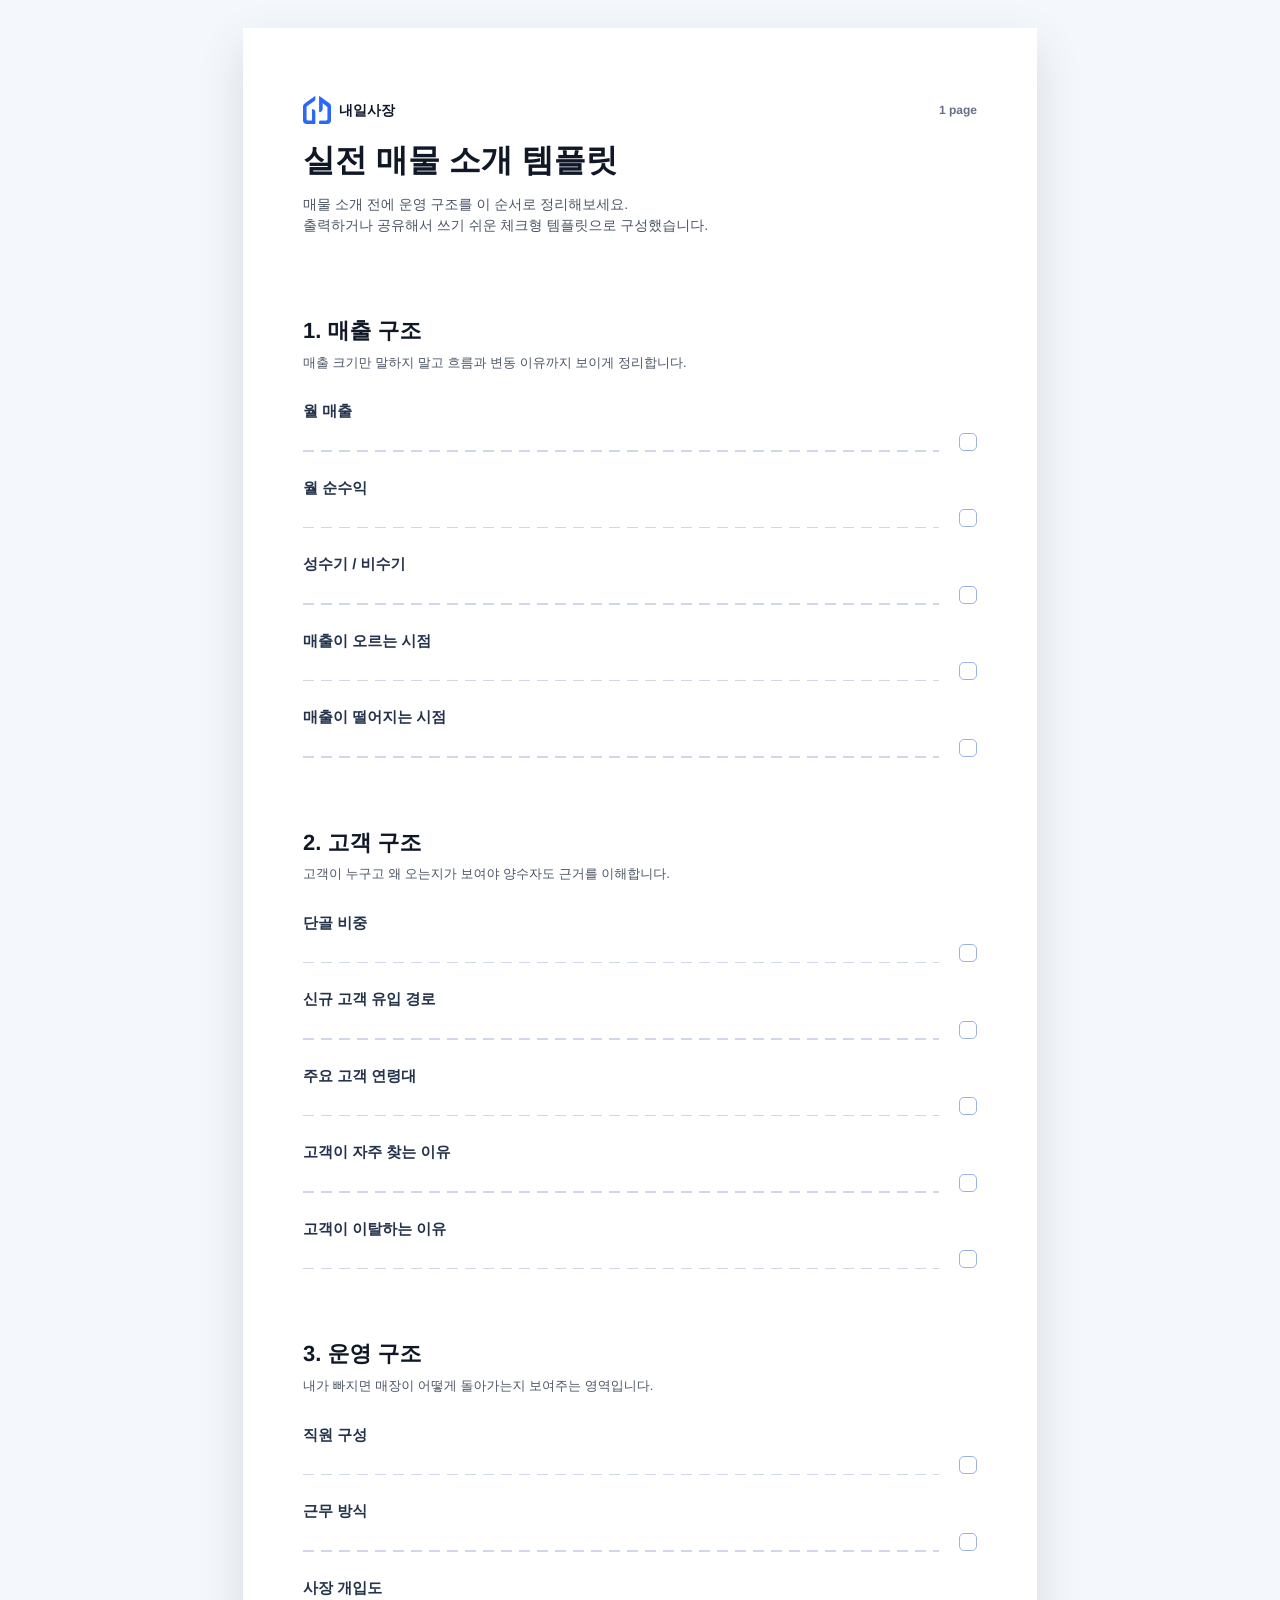
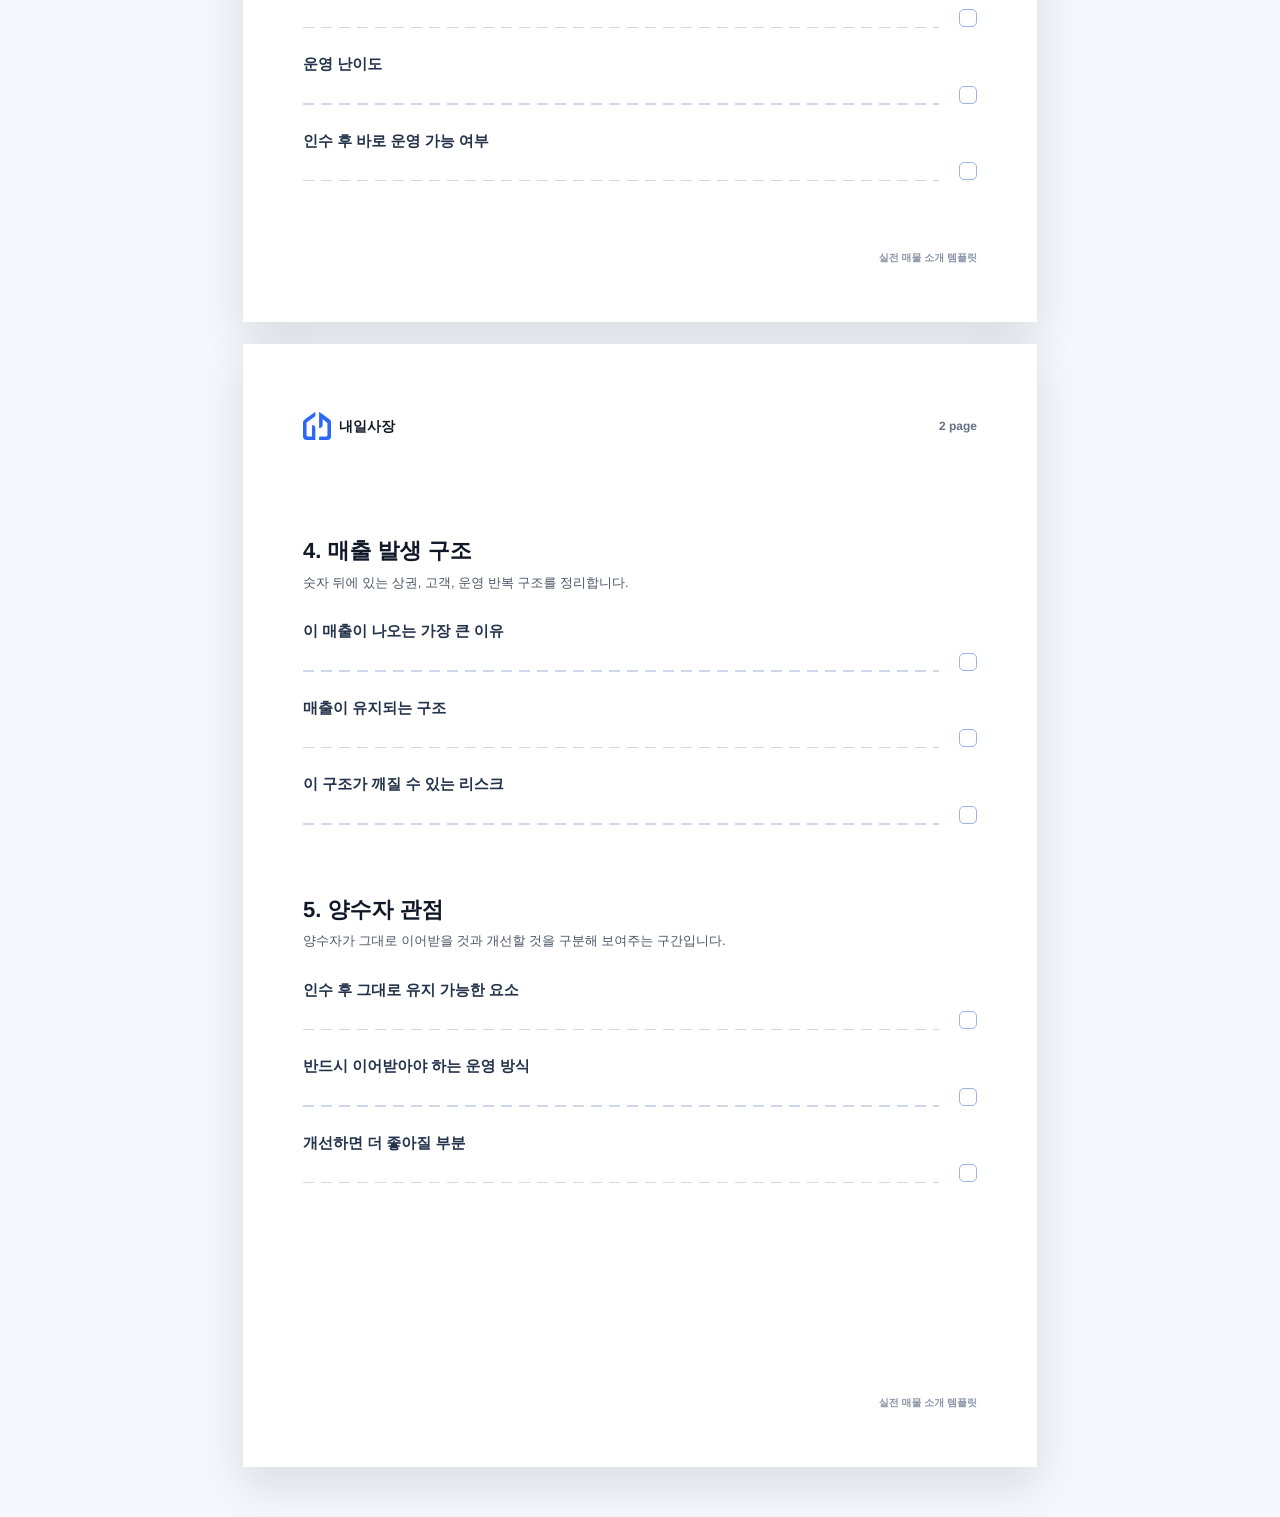
<file: practical_listing_template.html>
<!DOCTYPE html>
<html lang="ko">
<head>
  <meta charset="UTF-8">
  <meta name="viewport" content="width=device-width, initial-scale=1.0">
  <title>실전 매물 소개 템플릿 | 내일사장</title>
  <style>
    * {
      box-sizing: border-box;
    }

    body {
      margin: 0;
      background: #f4f7fb;
      color: #101828;
      font-family: "Malgun Gothic", "Apple SD Gothic Neo", "Noto Sans KR", Arial, sans-serif;
      line-height: 1.5;
      -webkit-font-smoothing: antialiased;
      text-rendering: geometricPrecision;
    }

    .template-document {
      padding: 28px 24px;
    }

    .page {
      width: 794px;
      min-height: 1123px;
      margin: 0 auto 22px;
      padding: 68px 60px 56px;
      background: #ffffff;
      box-shadow: 0 18px 45px rgba(16, 24, 40, 0.12);
      display: flex;
      flex-direction: column;
    }

    .page + .page {
      page-break-before: always;
    }

    .page-header {
      padding-bottom: 38px;
    }

    .page-header-row {
      display: flex;
      align-items: center;
      justify-content: space-between;
      gap: 16px;
      margin-bottom: 16px;
    }

    .brand-mark {
      display: inline-flex;
      align-items: center;
      gap: 8px;
      color: #101828;
      font-size: 14px;
      font-weight: 800;
    }

    .brand-mark img {
      width: 28px;
      height: 28px;
      object-fit: contain;
      display: block;
    }

    .page-count {
      color: #667085;
      font-size: 12px;
      font-weight: 700;
    }

    h1,
    h2,
    h3,
    p {
      margin: 0;
    }

    h1 {
      font-size: 32px;
      line-height: 1.25;
      letter-spacing: 0;
      color: #101828;
    }

    .intro-copy {
      margin-top: 14px;
      color: #4b5565;
      font-size: 14px;
    }

    .content {
      flex: 1;
      padding-top: 42px;
    }

    .section {
      break-inside: avoid;
      padding-bottom: 34px;
    }

    .section + .section {
      padding-top: 24px;
    }

    .section h2 {
      font-size: 22px;
      line-height: 1.35;
      color: #101828;
    }

    .section-desc {
      margin-top: 7px;
      color: #4b5565;
      font-size: 13px;
    }

    .field-list {
      margin-top: 15px;
      display: block;
      gap: 7px;
    }

    .field {
      display: flex;
      gap: 14px;
      align-items: end;
      min-height: 62px;
      padding: 14px 0 12px;
    }

    .field-main {
      flex: 1 1 auto;
      min-width: 0;
    }

    .field-label {
      display: block;
      color: #24324b;
      font-size: 15px;
      font-weight: 800;
    }

    .write-line {
      display: flex;
      align-items: flex-end;
      gap: 7px;
      height: 17px;
      margin-top: 11px;
      overflow: hidden;
    }

    .dash-segment {
      display: block;
      width: 11px;
      height: 1.5px;
      background: #ced8ea;
      flex: 0 0 11px;
    }

    .check-wrap {
      display: inline-flex;
      align-items: center;
      justify-content: flex-end;
      flex: 0 0 24px;
      padding-bottom: 1px;
    }

    .checkbox {
      width: 18px;
      height: 18px;
      border: 1.25px solid #9db2e4;
      border-radius: 5px;
      background: #ffffff;
      flex: 0 0 auto;
    }

    .document-label {
      margin-top: auto;
      padding-top: 24px;
      color: #8a94a6;
      font-size: 10px;
      font-weight: 700;
      text-align: right;
    }

    @media print {
      @page {
        size: A4;
        margin: 0;
      }

      body {
        background: #ffffff;
      }

      .template-document {
        padding: 0;
      }

      .page {
        width: 794px;
        min-height: 1123px;
        margin: 0;
        box-shadow: none;
      }
    }
  </style>
</head>
<body>
  <main class="template-document">
    <section class="page">
      <header class="page-header">
        <div class="page-header-row">
          <span class="brand-mark"><img src="logo.png" alt="내일사장 로고">내일사장</span>
          <span class="page-count">1 page</span>
        </div>
        <h1>실전 매물 소개 템플릿</h1>
        <p class="intro-copy">매물 소개 전에 운영 구조를 이 순서로 정리해보세요.<br>출력하거나 공유해서 쓰기 쉬운 체크형 템플릿으로 구성했습니다.</p>
      </header>

      <div class="content">
        <section class="section">
          <h2>1. 매출 구조</h2>
          <p class="section-desc">매출 크기만 말하지 말고 흐름과 변동 이유까지 보이게 정리합니다.</p>
          <div class="field-list">
            <div class="field"><div class="field-main"><span class="field-label">월 매출</span><span class="write-line"></span></div><span class="check-wrap"><span class="checkbox"></span></span></div>
            <div class="field"><div class="field-main"><span class="field-label">월 순수익</span><span class="write-line"></span></div><span class="check-wrap"><span class="checkbox"></span></span></div>
            <div class="field"><div class="field-main"><span class="field-label">성수기 / 비수기</span><span class="write-line"></span></div><span class="check-wrap"><span class="checkbox"></span></span></div>
            <div class="field"><div class="field-main"><span class="field-label">매출이 오르는 시점</span><span class="write-line"></span></div><span class="check-wrap"><span class="checkbox"></span></span></div>
            <div class="field"><div class="field-main"><span class="field-label">매출이 떨어지는 시점</span><span class="write-line"></span></div><span class="check-wrap"><span class="checkbox"></span></span></div>
          </div>
        </section>

        <section class="section">
          <h2>2. 고객 구조</h2>
          <p class="section-desc">고객이 누구고 왜 오는지가 보여야 양수자도 근거를 이해합니다.</p>
          <div class="field-list">
            <div class="field"><div class="field-main"><span class="field-label">단골 비중</span><span class="write-line"></span></div><span class="check-wrap"><span class="checkbox"></span></span></div>
            <div class="field"><div class="field-main"><span class="field-label">신규 고객 유입 경로</span><span class="write-line"></span></div><span class="check-wrap"><span class="checkbox"></span></span></div>
            <div class="field"><div class="field-main"><span class="field-label">주요 고객 연령대</span><span class="write-line"></span></div><span class="check-wrap"><span class="checkbox"></span></span></div>
            <div class="field"><div class="field-main"><span class="field-label">고객이 자주 찾는 이유</span><span class="write-line"></span></div><span class="check-wrap"><span class="checkbox"></span></span></div>
            <div class="field"><div class="field-main"><span class="field-label">고객이 이탈하는 이유</span><span class="write-line"></span></div><span class="check-wrap"><span class="checkbox"></span></span></div>
          </div>
        </section>

        <section class="section">
          <h2>3. 운영 구조</h2>
          <p class="section-desc">내가 빠지면 매장이 어떻게 돌아가는지 보여주는 영역입니다.</p>
          <div class="field-list">
            <div class="field"><div class="field-main"><span class="field-label">직원 구성</span><span class="write-line"></span></div><span class="check-wrap"><span class="checkbox"></span></span></div>
            <div class="field"><div class="field-main"><span class="field-label">근무 방식</span><span class="write-line"></span></div><span class="check-wrap"><span class="checkbox"></span></span></div>
            <div class="field"><div class="field-main"><span class="field-label">사장 개입도</span><span class="write-line"></span></div><span class="check-wrap"><span class="checkbox"></span></span></div>
            <div class="field"><div class="field-main"><span class="field-label">운영 난이도</span><span class="write-line"></span></div><span class="check-wrap"><span class="checkbox"></span></span></div>
            <div class="field"><div class="field-main"><span class="field-label">인수 후 바로 운영 가능 여부</span><span class="write-line"></span></div><span class="check-wrap"><span class="checkbox"></span></span></div>
          </div>
        </section>
      </div>
      <div class="document-label">실전 매물 소개 템플릿</div>
    </section>

    <section class="page">
      <header class="page-header">
        <div class="page-header-row">
          <span class="brand-mark"><img src="logo.png" alt="내일사장 로고">내일사장</span>
          <span class="page-count">2 page</span>
        </div>
      </header>

      <div class="content">
        <section class="section">
          <h2>4. 매출 발생 구조</h2>
          <p class="section-desc">숫자 뒤에 있는 상권, 고객, 운영 반복 구조를 정리합니다.</p>
          <div class="field-list">
            <div class="field"><div class="field-main"><span class="field-label">이 매출이 나오는 가장 큰 이유</span><span class="write-line"></span></div><span class="check-wrap"><span class="checkbox"></span></span></div>
            <div class="field"><div class="field-main"><span class="field-label">매출이 유지되는 구조</span><span class="write-line"></span></div><span class="check-wrap"><span class="checkbox"></span></span></div>
            <div class="field"><div class="field-main"><span class="field-label">이 구조가 깨질 수 있는 리스크</span><span class="write-line"></span></div><span class="check-wrap"><span class="checkbox"></span></span></div>
          </div>
        </section>

        <section class="section">
          <h2>5. 양수자 관점</h2>
          <p class="section-desc">양수자가 그대로 이어받을 것과 개선할 것을 구분해 보여주는 구간입니다.</p>
          <div class="field-list">
            <div class="field"><div class="field-main"><span class="field-label">인수 후 그대로 유지 가능한 요소</span><span class="write-line"></span></div><span class="check-wrap"><span class="checkbox"></span></span></div>
            <div class="field"><div class="field-main"><span class="field-label">반드시 이어받아야 하는 운영 방식</span><span class="write-line"></span></div><span class="check-wrap"><span class="checkbox"></span></span></div>
            <div class="field"><div class="field-main"><span class="field-label">개선하면 더 좋아질 부분</span><span class="write-line"></span></div><span class="check-wrap"><span class="checkbox"></span></span></div>
          </div>
        </section>
      </div>
      <div class="document-label">실전 매물 소개 템플릿</div>
    </section>
  </main>
  <script>
    document.querySelectorAll('.write-line').forEach((line) => {
      if (line.children.length) return;
      for (let i = 0; i < 48; i += 1) {
        const dash = document.createElement('span');
        dash.className = 'dash-segment';
        dash.setAttribute('aria-hidden', 'true');
        line.appendChild(dash);
      }
    });
  </script>
</body>
</html>
</file>
